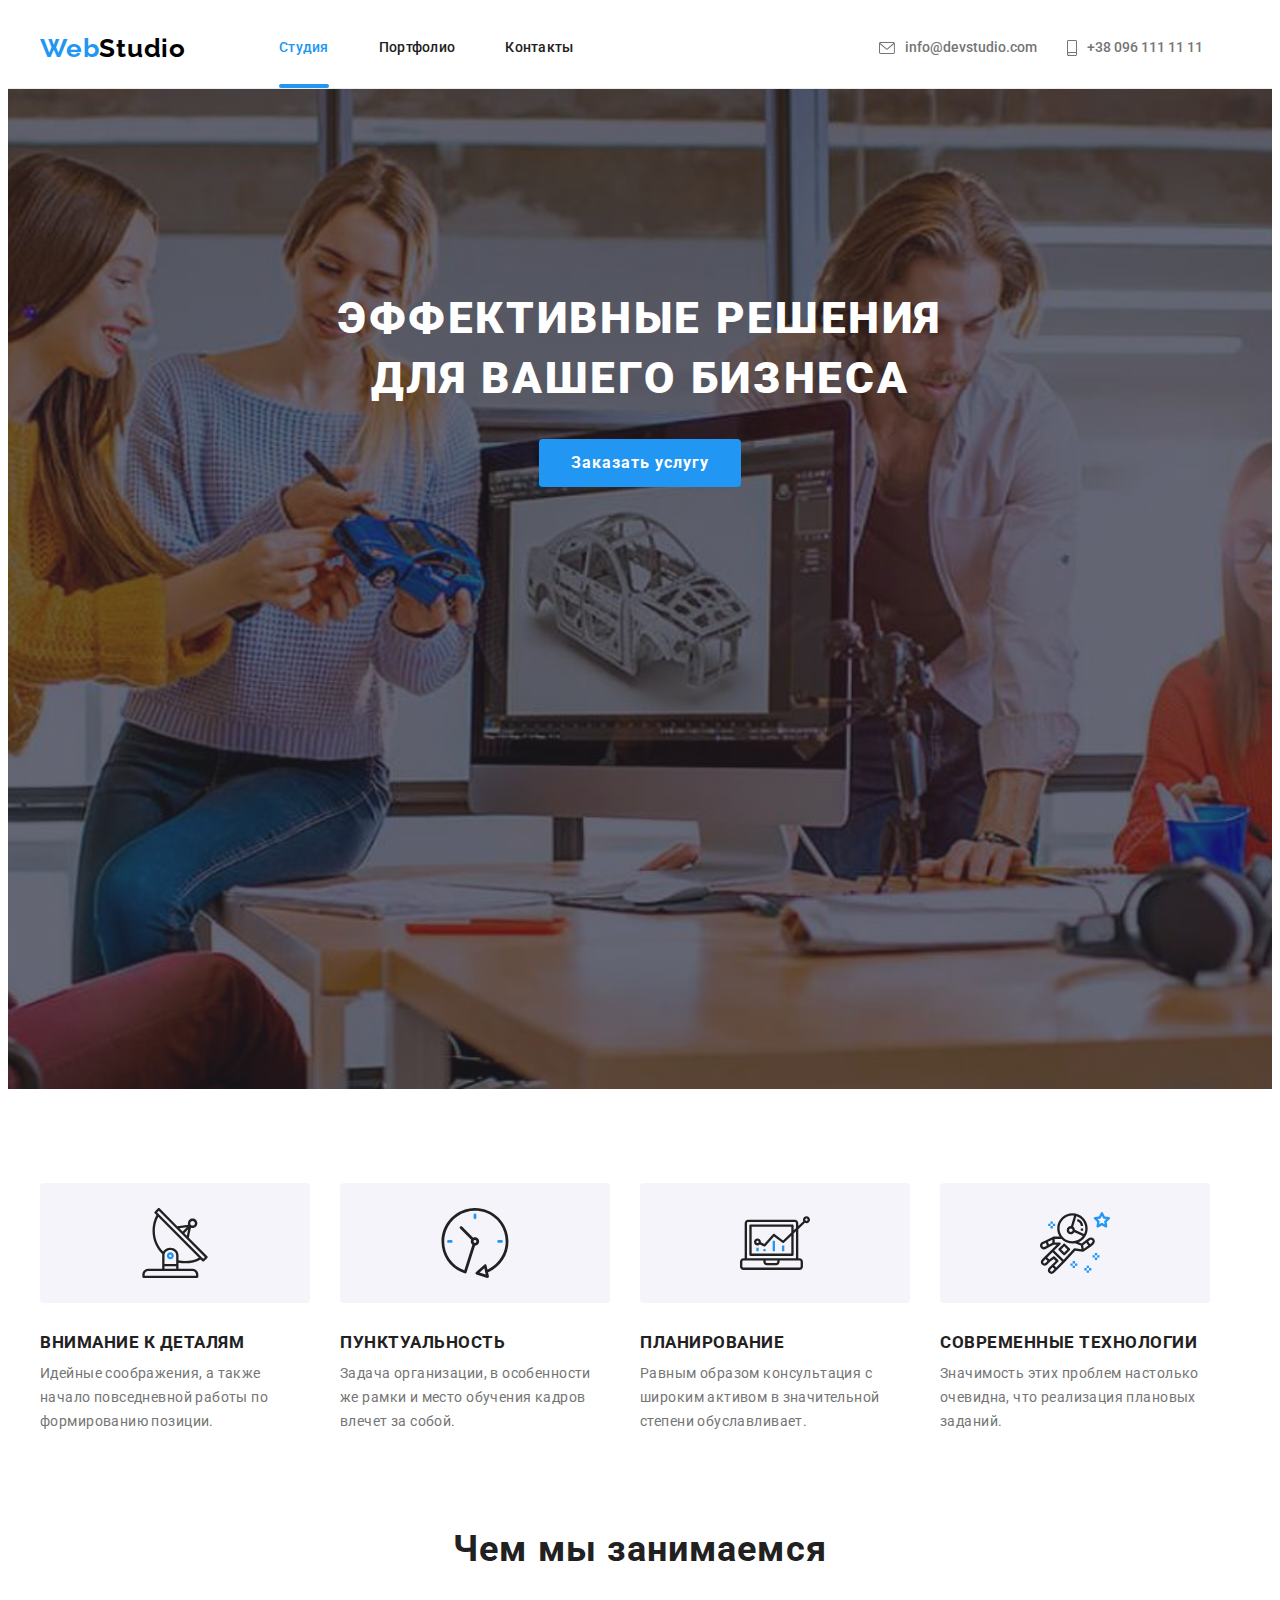
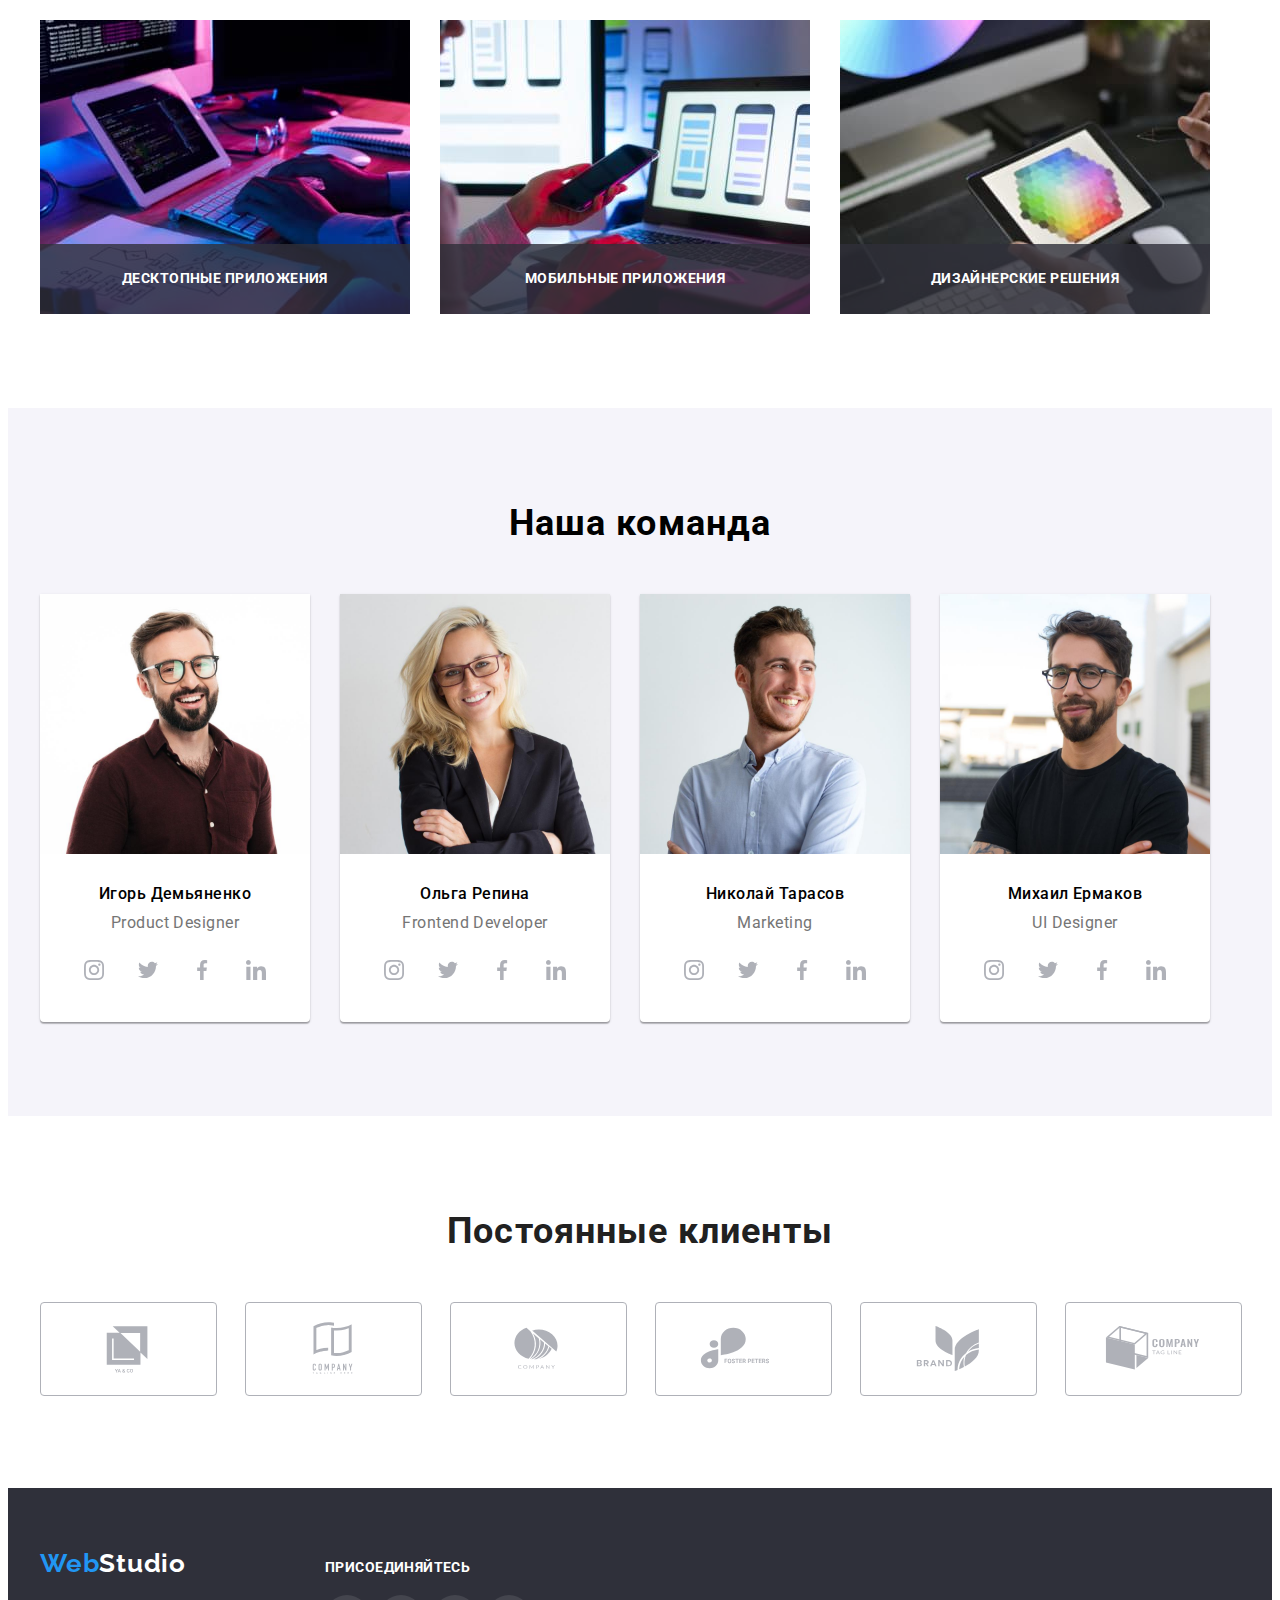
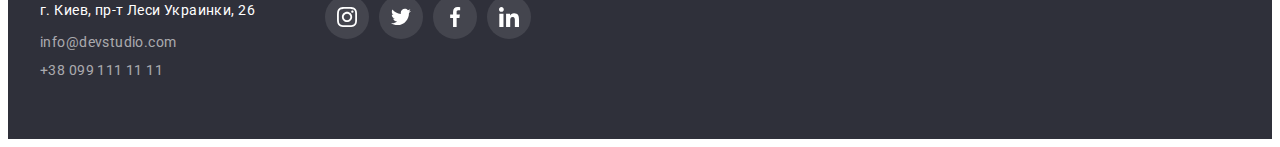
<file: index.html>
<!DOCTYPE html>
<html lang="ru">
  <head>
    <meta charset="UTF-8" />
    <meta http-equiv="X-UA-Compatible" content="IE=edge" />
    <meta name="viewport" content="width=device-width, initial-scale=1.0" />
    <link rel="preconnect" href="https://fonts.googleapis.com" />
    <link rel="preconnect" href="https://fonts.gstatic.com" crossorigin />
    <link
      href="https://fonts.googleapis.com/css2?family=Raleway:wght@400;500&family=Roboto:wght@400;500;700;900&display=swap"
      rel="stylesheet"
    />
    <link
      rel="stylesheet"
      href="https://cdnjs.cloudflare.com/ajax/libs/modern-normalize/1.1.0/modern-normalize.min.css"
      integrity="sha512-wpPYUAdjBVSE4KJnH1VR1HeZfpl1ub8YT/NKx4PuQ5NmX2tKuGu6U/JRp5y+Y8XG2tV+wKQpNHVUX03MfMFn9Q=="
      crossorigin="anonymous"
      referrerpolicy="no-referrer"
    />
    <link
      rel="stylesheet"
      href="https://cdnjs.cloudflare.com/ajax/libs/animate.css/4.1.1/animate.min.css"
    />
    <link rel="stylesheet" href="./css/styles.css" />
    <title>WebStudio</title>
  </head>

  <body>
    <!--------------------------------Хедер-------------------------------->
    <header class="header">
      <div class="container header-container">
        <!--------------------------------Лого-------------------------------->
        <nav class="header-nav">
          <a
            class="header-logo animate__animated animate__zoomIn"
            href="./index.html"
          >
            Web<span class="header-logo2">Studio</span></a
          >
          <!--------------------------------Меню-------------------------------->
          <ul class="list menu-list">
            <li class="menu-item">
              <a class="menu-link link link-current" href="./index.html"
                >Студия</a
              >
            </li>
            <li class="menu-item">
              <a class="menu-link link" href="./portfolio.html">Портфолио</a>
            </li>
            <li class="menu-item lust-item">
              <a class="menu-link link" href="#">Контакты</a>
            </li>
          </ul>
        </nav>
        <!--------------------------------Контакты-------------------------------->
        <ul class="header-connect">
          <li class="connect-item">
            <a class="header-contacts link" href="mailto:info@devstudio.com">
              <svg class="mail-icon">
                <use href="./images/sprite.svg#icon-post"></use>
              </svg>
              info@devstudio.com</a
            >
          </li>
          <li class="connect-item">
            <a class="header-contacts link" href="tel:+380961111111"
              ><svg class="tell-icon">
                <use href="./images/sprite.svg#icon-smartphone"></use>
              </svg>
              +38 096 111 11 11</a
            >
          </li>
        </ul>
      </div>
    </header>

    <main>
      <!--------------------------------Герой-------------------------------->
      <section>
        <div class="hero hero-container">
          <h1 class="banner">Эффективные решения для вашего бизнеса</h1>
          <button class="order" type="button" data-modal-open>
            Заказать услугу
          </button>
        </div>
      </section>

      <!---------------------------Особенности--------------------------->
      <section class="skills-section">
        <div class="container">
          <h2 class="visually-hidden">Особенности</h2>
          <ul class="skills-list">
            <li class="skills-item">
              <div class="skills-item-icon-wrap">
                <svg class="skills-item-icon">
                  <use href="./images/sprite.svg#icon-antenna"></use>
                </svg>
              </div>
              <h3 class="skills-title">Внимание к деталям</h3>
              <p class="skills-info">
                Идейные соображения, а также начало повседневной работы по
                формированию позиции.
              </p>
            </li>
            <li class="skills-item">
              <div class="skills-item-icon-wrap">
                <svg class="skills-item-icon">
                  <use href="./images/sprite.svg#icon-clock"></use>
                </svg>
              </div>
              <h3 class="skills-title">Пунктуальность</h3>
              <p class="skills-info">
                Задача организации, в особенности же рамки и место обучения
                кадров влечет за собой.
              </p>
            </li>
            <li class="skills-item">
              <div class="skills-item-icon-wrap">
                <svg class="skills-item-icon">
                  <use href="./images/sprite.svg#icon-diagram"></use>
                </svg>
              </div>
              <h3 class="skills-title">Планирование</h3>
              <p class="skills-info">
                Равным образом консультация с широким активом в значительной
                степени обуславливает.
              </p>
            </li>
            <li class="skills-item">
              <div class="skills-item-icon-wrap">
                <svg class="skills-item-icon">
                  <use href="./images/sprite.svg#icon-astronaut"></use>
                </svg>
              </div>
              <h3 class="skills-title">Современные технологии</h3>
              <p class="skills-info">
                Значимость этих проблем настолько очевидна, что реализация
                плановых заданий.
              </p>
            </li>
          </ul>
        </div>
      </section>

      <!---------------------------Наша работа--------------------------->
      <section class="work-section">
        <div class="container">
          <h2 class="work-header">Чем мы занимаемся</h2>
          <ul class="work-list">
            <li class="work-item">
              <img src="./images/work_1.jpg" width="370" alt="занятие 1" />
              <div class="work-item-text-wrap">
                <p class="work-item-text">Десктопные приложения</p>
              </div>
            </li>
            <li class="work-item">
              <img src="./images/work_2.jpg" width="370" alt="занятие 2" />
              <div class="work-item-text-wrap">
                <p class="work-item-text">Мобильные приложения</p>
              </div>
            </li>
            <li class="work-item">
              <img src="./images/work_3.jpg" width="370" alt="занятие 3" />
              <div class="work-item-text-wrap">
                <p class="work-item-text">Дизайнерские решения</p>
              </div>
            </li>
          </ul>
        </div>
      </section>

      <!---------------------------Наша команда--------------------------->
      <section class="team-container">
        <div class="container">
          <h2 class="team-header">Наша команда</h2>
          <ul class="team-list">
            <li class="team-item">
              <img src="./images/team_1.jpg" alt="Игорь" />
              <div class="team-text-group">
                <h3 class="team-memb-name">Игорь Демьяненко</h3>
                <p lang="en" class="team-position">Product Designer</p>
                <ul class="team-social-net social-list">
                  <li class="social-item">
                    <a href="#" class="social-link">
                      <svg class="social-icon">
                        <use href="./images/sprite.svg#icon-instagram"></use>
                      </svg>
                    </a>
                  </li>
                  <li class="social-item">
                    <a href="#" class="social-link">
                      <svg class="social-icon">
                        <use href="./images/sprite.svg#icon-twitter"></use>
                      </svg>
                    </a>
                  </li>
                  <li class="social-item">
                    <a href="#" class="social-link">
                      <svg class="social-icon">
                        <use href="./images/sprite.svg#icon-facebook"></use>
                      </svg>
                    </a>
                  </li>
                  <li class="social-item">
                    <a href="#" class="social-link">
                      <svg class="social-icon">
                        <use href="./images/sprite.svg#icon-linkedin"></use>
                      </svg>
                    </a>
                  </li>
                </ul>
              </div>
            </li>
            <li class="team-item">
              <img src="./images/team_2.jpg" alt="Ольга" />
              <div class="team-text-group">
                <h3 class="team-memb-name">Ольга Репина</h3>
                <p lang="en" class="team-position">Frontend Developer</p>
                <ul class="team-social-net social-list">
                  <li class="social-item">
                    <a href="#" class="social-link">
                      <svg class="social-icon">
                        <use href="./images/sprite.svg#icon-instagram"></use>
                      </svg>
                    </a>
                  </li>
                  <li class="social-item">
                    <a href="#" class="social-link">
                      <svg class="social-icon">
                        <use href="./images/sprite.svg#icon-twitter"></use>
                      </svg>
                    </a>
                  </li>
                  <li class="social-item">
                    <a href="#" class="social-link">
                      <svg class="social-icon">
                        <use href="./images/sprite.svg#icon-facebook"></use>
                      </svg>
                    </a>
                  </li>
                  <li class="social-item">
                    <a href="#" class="social-link">
                      <svg class="social-icon">
                        <use href="./images/sprite.svg#icon-linkedin"></use>
                      </svg>
                    </a>
                  </li>
                </ul>
              </div>
            </li>
            <li class="team-item">
              <img src="./images/team_3.jpg" alt="Николай" />
              <div class="team-text-group">
                <h3 class="team-memb-name">Николай Тарасов</h3>
                <p lang="en" class="team-position">Marketing</p>
                <ul class="team-social-net social-list">
                  <li class="social-item">
                    <a href="#" class="social-link">
                      <svg class="social-icon">
                        <use href="./images/sprite.svg#icon-instagram"></use>
                      </svg>
                    </a>
                  </li>
                  <li class="social-item">
                    <a href="#" class="social-link">
                      <svg class="social-icon">
                        <use href="./images/sprite.svg#icon-twitter"></use>
                      </svg>
                    </a>
                  </li>
                  <li class="social-item">
                    <a href="#" class="social-link">
                      <svg class="social-icon">
                        <use href="./images/sprite.svg#icon-facebook"></use>
                      </svg>
                    </a>
                  </li>
                  <li class="social-item">
                    <a href="#" class="social-link">
                      <svg class="social-icon">
                        <use href="./images/sprite.svg#icon-linkedin"></use>
                      </svg>
                    </a>
                  </li>
                </ul>
              </div>
            </li>
            <li class="team-item">
              <img src="./images/team_4.jpg" alt="Михаил" />
              <div class="team-text-group">
                <h3 class="team-memb-name">Михаил Ермаков</h3>
                <p lang="en" class="team-position">UI Designer</p>
                <ul class="team-social-net social-list">
                  <li class="social-item">
                    <a href="#" class="social-link">
                      <svg class="social-icon">
                        <use href="./images/sprite.svg#icon-instagram"></use>
                      </svg>
                    </a>
                  </li>
                  <li class="social-item">
                    <a href="#" class="social-link">
                      <svg class="social-icon">
                        <use href="./images/sprite.svg#icon-twitter"></use>
                      </svg>
                    </a>
                  </li>
                  <li class="social-item">
                    <a href="#" class="social-link">
                      <svg class="social-icon">
                        <use href="./images/sprite.svg#icon-facebook"></use>
                      </svg>
                    </a>
                  </li>
                  <li class="social-item">
                    <a href="#" class="social-link">
                      <svg class="social-icon">
                        <use href="./images/sprite.svg#icon-linkedin"></use>
                      </svg>
                    </a>
                  </li>
                </ul>
              </div>
            </li>
          </ul>
        </div>
      </section>
      <!--------------------------------Постоянные клиенты-------------------------------->
      <section class="clients">
        <div class="container">
          <h2 class="clients-title">Постоянные клиенты</h2>
          <ul class="clients-list">
            <li class="clients-item">
              <a href="#" class="clients-link">
                <svg class="clients-icon">
                  <use href="./images/sprite.svg#icon-client1"></use>
                </svg>
              </a>
            </li>
            <li class="clients-item">
              <a href="#" class="clients-link">
                <svg class="clients-icon">
                  <use href="./images/sprite.svg#icon-client2"></use>
                </svg>
              </a>
            </li>
            <li class="clients-item">
              <a href="#" class="clients-link">
                <svg class="clients-icon">
                  <use href="./images/sprite.svg#icon-client3"></use>
                </svg>
              </a>
            </li>
            <li class="clients-item">
              <a href="#" class="clients-link">
                <svg class="clients-icon">
                  <use href="./images/sprite.svg#icon-client4"></use>
                </svg>
              </a>
            </li>
            <li class="clients-item">
              <a href="#" class="clients-link">
                <svg class="clients-icon">
                  <use href="./images/sprite.svg#icon-client5"></use>
                </svg>
              </a>
            </li>
            <li class="clients-item">
              <a href="#" class="clients-link">
                <svg class="clients-icon">
                  <use href="./images/sprite.svg#icon-client6"></use>
                </svg>
              </a>
            </li>
          </ul>
        </div>
      </section>
    </main>
    <!--------------------------------Футер-------------------------------->
    <footer class="footer">
      <div class="container footer-container">
        <div class="footer-address">
          <a class="footer-logo" href="./index.html">
            Web<span class="footer-logo2">Studio</span></a
          >
          <address class="adress">
            <p class="footer-adress">г. Киев, пр-т Леси Украинки, 26</p>
            <ul>
              <li class="adress-item">
                <a class="footer-mail" href="mailto:info@example.com"
                  >info@devstudio.com</a
                >
              </li>
              <li class="adress-item">
                <a class="footer-tel" href="tel:+380991111111"
                  >+38 099 111 11 11</a
                >
              </li>
            </ul>
          </address>
        </div>
        <!--------------------------------Присоединяйтесь-------------------------------->
        <div class="footer-social">
          <p class="footer-title">присоединяйтесь</p>
          <ul class="social-list">
            <li class="social-item">
              <a href="#" class="social-link footer-social-link">
                <svg class="social-icon footer-social-icon">
                  <use href="./images/sprite.svg#icon-instagram"></use>
                </svg>
              </a>
            </li>
            <li class="social-item">
              <a href="#" class="social-link footer-social-link">
                <svg class="social-icon footer-social-icon">
                  <use href="./images/sprite.svg#icon-twitter"></use>
                </svg>
              </a>
            </li>
            <li class="social-item">
              <a href="#" class="social-link footer-social-link">
                <svg class="social-icon footer-social-icon">
                  <use href="./images/sprite.svg#icon-facebook"></use>
                </svg>
              </a>
            </li>
            <li class="social-item">
              <a href="#" class="social-link footer-social-link">
                <svg class="social-icon footer-social-icon">
                  <use href="./images/sprite.svg#icon-linkedin"></use>
                </svg>
              </a>
            </li>
          </ul>
        </div>
      </div>
    </footer>
    <div class="backdrop is-hidden" data-modal>
      <div class="modal">
        <button type="button" class="modal-btn" data-modal-close>
          <svg class="modal-close-icon" width="18" weight="18">
            <use href="./images/sprite.svg#icon-close"></use>
          </svg>
        </button>
      </div>
    </div>
    <script src="./js/modal.js"></script>
  </body>
</html>
</file>
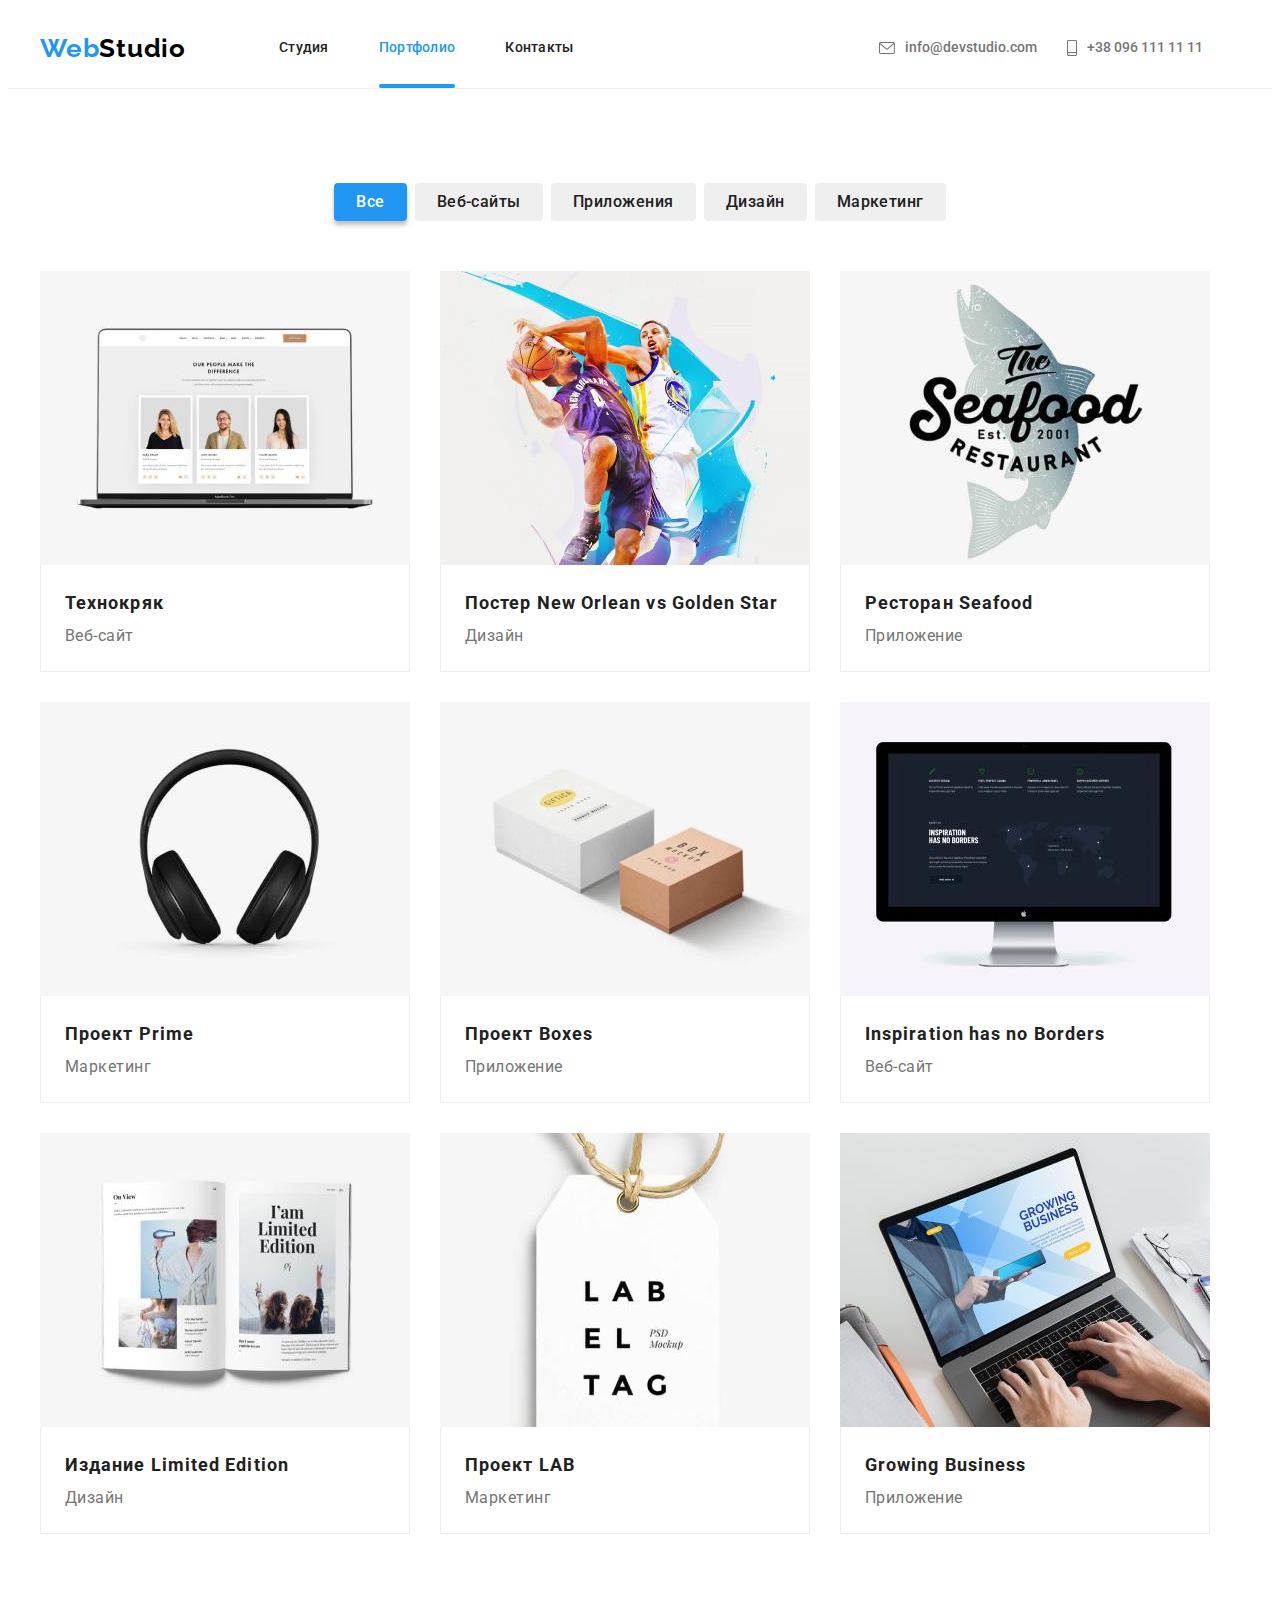
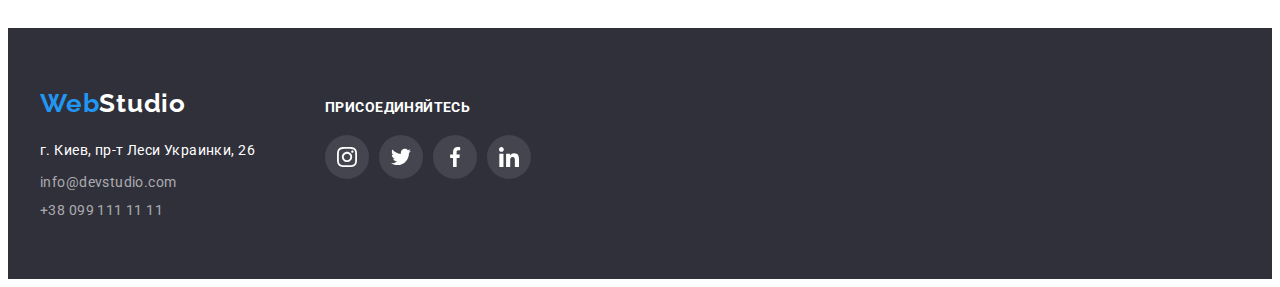
<file: portfolio.html>
<!DOCTYPE html>
<html lang="ru">
  <head>
    <meta charset="UTF-8" />
    <meta http-equiv="X-UA-Compatible" content="IE=edge" />
    <meta name="viewport" content="width=device-width, initial-scale=1.0" />
    <link rel="preconnect" href="https://fonts.googleapis.com" />
    <link rel="preconnect" href="https://fonts.gstatic.com" crossorigin />
    <link
      href="https://fonts.googleapis.com/css2?family=Raleway:wght@400;500&family=Roboto:wght@400;500;700;900&display=swap"
      rel="stylesheet"
    />
    <link
      rel="stylesheet"
      href="https://cdnjs.cloudflare.com/ajax/libs/modern-normalize/1.1.0/modern-normalize.min.css"
      integrity="sha512-wpPYUAdjBVSE4KJnH1VR1HeZfpl1ub8YT/NKx4PuQ5NmX2tKuGu6U/JRp5y+Y8XG2tV+wKQpNHVUX03MfMFn9Q=="
      crossorigin="anonymous"
      referrerpolicy="no-referrer"
    />
    <link
      rel="stylesheet"
      href="https://cdnjs.cloudflare.com/ajax/libs/animate.css/4.1.1/animate.min.css"
    />
    <link rel="stylesheet" href="./css/styles.css" />
    <title>Portfolio</title>
  </head>

  <body>
    <!--------------------------------Хедер-------------------------------->
    <header class="header">
      <div class="container header-container">
        <!--------------------------------Лого-------------------------------->
        <nav class="header-nav">
          <a
            class="header-logo animate__animated animate__zoomIn"
            href="./index.html"
          >
            Web<span class="header-logo2">Studio</span></a
          >
          <!--------------------------------Меню-------------------------------->

          <ul class="list menu-list">
            <li class="menu-item">
              <a class="menu-link link" href="./index.html">Студия</a>
            </li>
            <li class="menu-item">
              <a class="menu-link link link-current" href="./portfolio.html"
                >Портфолио</a
              >
            </li>
            <li class="menu-item lust-item">
              <a class="menu-link link" href="#">Контакты</a>
            </li>
          </ul>
        </nav>
        <!--------------------------------Контакты-------------------------------->
        <ul class="header-connect">
          <li class="connect-item">
            <a class="header-contacts link" href="mailto:info@devstudio.com">
              <svg class="mail-icon">
                <use href="./images/sprite.svg#icon-post"></use>
              </svg>
              info@devstudio.com</a
            >
          </li>
          <li class="connect-item">
            <a class="header-contacts link" href="tel:+380961111111"
              ><svg class="tell-icon">
                <use href="./images/sprite.svg#icon-smartphone"></use>
              </svg>
              +38 096 111 11 11</a
            >
          </li>
        </ul>
      </div>
    </header>

    <main>
      <section class="section">
        <div class="container">
          <!--------------------------------Фильтр работ-------------------------------->
          <h1 class="visually-hidden">Портфолио</h1>

          <ul class="filter">
            <li class="item">
              <button class="order2, active-button button" type="button">
                Все
              </button>
            </li>
            <li class="item">
              <button class="order2 button" type="button">Веб-сайты</button>
            </li>
            <li class="item">
              <button class="order2 button" type="button">Приложения</button>
            </li>
            <li class="item">
              <button class="order2 button" type="button">Дизайн</button>
            </li>
            <li class="item">
              <button class="order2 button" type="button">Маркетинг</button>
            </li>
          </ul>

          <!--------------------------------Портфолио-------------------------------->

          <ul class="portfolio-list">
            <li class="portfolio-item">
              <a href="#" class="work-link">
                <div class="work-link-wrap">
                  <img src="./images/prj1.jpg" alt="Технокряк" />
                  <p class="port-img-text">
                    Технокряк это современная площадка распространения
                    коронавируса. Компании используют эту платформу для
                    цифрового шпионажа и атак на защищённые сервера конкурентов.
                  </p>
                </div>
                <div class="port-text-group">
                  <h2 class="project-title">Технокряк</h2>
                  <p class="project-text">Веб-сайт</p>
                </div>
              </a>
            </li>
            <li class="portfolio-item">
              <a href="#" class="work-link">
                <div class="work-link-wrap">
                  <img
                    src="./images/prj2.jpg"
                    width="370"
                    alt="New Orlean vs Golden Star"
                  />
                  <p class="port-img-text">
                    Lorem ipsum dolor sit amet consectetur adipisicing elit.
                    Animi amet similique aspernatur unde sequi sint tenetur
                    exercitationem veritatis iusto, quis quia officiis ab
                    laudantium quae. Perspiciatis rem voluptates vitae incidunt!
                  </p>
                </div>
                <div class="port-text-group">
                  <h2 class="project-title">
                    Постер New Orlean vs Golden Star
                  </h2>
                  <p class="project-text">Дизайн</p>
                </div>
              </a>
            </li>
            <li class="portfolio-item">
              <a href="#" class="work-link">
                <div class="work-link-wrap">
                  <img
                    src="./images/prj3.jpg"
                    width="370"
                    alt="Ресторан Seafood"
                  />
                  <p class="port-img-text">
                    Lorem ipsum dolor sit amet consectetur adipisicing elit.
                    Animi amet similique aspernatur unde sequi sint tenetur
                    exercitationem veritatis iusto, quis quia officiis ab
                    laudantium quae. Perspiciatis rem voluptates vitae incidunt!
                  </p>
                </div>
                <div class="port-text-group">
                  <h2 class="project-title">Ресторан Seafood</h2>
                  <p class="project-text">Приложение</p>
                </div>
              </a>
            </li>
            <li class="portfolio-item">
              <a href="#" class="work-link">
                <div class="work-link-wrap">
                  <img src="./images/prj4.jpg" width="370" alt="Проект Prime" />
                  <p class="port-img-text">
                    Lorem ipsum dolor sit amet consectetur adipisicing elit.
                    Animi amet similique aspernatur unde sequi sint tenetur
                    exercitationem veritatis iusto, quis quia officiis ab
                    laudantium quae. Perspiciatis rem voluptates vitae incidunt!
                  </p>
                </div>
                <div class="port-text-group">
                  <h2 class="project-title">Проект Prime</h2>
                  <p class="project-text">Маркетинг</p>
                </div>
              </a>
            </li>
            <li class="portfolio-item">
              <a href="#" class="work-link">
                <div class="work-link-wrap">
                  <img src="./images/prj5.jpg" width="370" alt="Проект Boxes" />
                  <p class="port-img-text">
                    Lorem ipsum dolor sit amet consectetur adipisicing elit.
                    Animi amet similique aspernatur unde sequi sint tenetur
                    exercitationem veritatis iusto, quis quia officiis ab
                    laudantium quae. Perspiciatis rem voluptates vitae incidunt!
                  </p>
                </div>
                <div class="port-text-group">
                  <h2 class="project-title">Проект Boxes</h2>
                  <p class="project-text">Приложение</p>
                </div>
              </a>
            </li>
            <li class="portfolio-item">
              <a href="#" class="work-link">
                <div class="work-link-wrap">
                  <img
                    src="./images/prj6.jpg"
                    width="370"
                    alt="Inspiration has no Borders"
                  />
                  <p class="port-img-text">
                    Lorem ipsum dolor sit amet consectetur adipisicing elit.
                    Animi amet similique aspernatur unde sequi sint tenetur
                    exercitationem veritatis iusto, quis quia officiis ab
                    laudantium quae. Perspiciatis rem voluptates vitae incidunt!
                  </p>
                </div>
                <div class="port-text-group">
                  <h2 class="project-title">Inspiration has no Borders</h2>
                  <p class="project-text">Веб-сайт</p>
                </div>
              </a>
            </li>
            <li class="portfolio-item">
              <a href="#" class="work-link">
                <div class="work-link-wrap">
                  <img
                    src="./images/prj7.jpg"
                    width="370"
                    alt="Издание Limited Edition"
                  />
                  <p class="port-img-text">
                    Lorem ipsum dolor sit amet consectetur adipisicing elit.
                    Animi amet similique aspernatur unde sequi sint tenetur
                    exercitationem veritatis iusto, quis quia officiis ab
                    laudantium quae. Perspiciatis rem voluptates vitae incidunt!
                  </p>
                </div>
                <div class="port-text-group">
                  <h2 class="project-title">Издание Limited Edition</h2>
                  <p class="project-text">Дизайн</p>
                </div>
              </a>
            </li>
            <li class="portfolio-item">
              <a href="#" class="work-link">
                <div class="work-link-wrap">
                  <img src="./images/prj8.jpg" width="370" alt="Проект LAB" />
                  <p class="port-img-text">
                    Lorem ipsum dolor sit amet consectetur adipisicing elit.
                    Animi amet similique aspernatur unde sequi sint tenetur
                    exercitationem veritatis iusto, quis quia officiis ab
                    laudantium quae. Perspiciatis rem voluptates vitae incidunt!
                  </p>
                </div>
                <div class="port-text-group">
                  <h2 class="project-title">Проект LAB</h2>
                  <p class="project-text">Маркетинг</p>
                </div>
              </a>
            </li>
            <li class="portfolio-item">
              <a href="#" class="work-link">
                <div class="work-link-wrap">
                  <img
                    src="./images/prj9.jpg"
                    width="370"
                    alt="Growing Business"
                  />
                  <p class="port-img-text">
                    Lorem ipsum dolor sit amet consectetur adipisicing elit.
                    Animi amet similique aspernatur unde sequi sint tenetur
                    exercitationem veritatis iusto, quis quia officiis ab
                    laudantium quae. Perspiciatis rem voluptates vitae incidunt!
                  </p>
                </div>
                <div class="port-text-group">
                  <h2 class="project-title">Growing Business</h2>
                  <p class="project-text">Приложение</p>
                </div>
              </a>
            </li>
          </ul>
        </div>
      </section>
    </main>
    <!--------------------------------Футер-------------------------------->
    <footer class="footer">
      <div class="container footer-container">
        <div class="footer-address">
          <a class="footer-logo" href="./index.html">
            Web<span class="footer-logo2">Studio</span></a
          >
          <address class="adress">
            <p class="footer-adress">г. Киев, пр-т Леси Украинки, 26</p>
            <ul>
              <li class="adress-item">
                <a class="footer-mail" href="mailto:info@example.com"
                  >info@devstudio.com</a
                >
              </li>
              <li class="adress-item">
                <a class="footer-tel" href="tel:+380991111111"
                  >+38 099 111 11 11</a
                >
              </li>
            </ul>
          </address>
        </div>
        <!--------------------------------Присоединяйтесь-------------------------------->
        <div class="footer-social">
          <p class="footer-title">присоединяйтесь</p>
          <ul class="social-list">
            <li class="social-item">
              <a href="#" class="social-link footer-social-link">
                <svg class="social-icon footer-social-icon">
                  <use href="./images/sprite.svg#icon-instagram"></use>
                </svg>
              </a>
            </li>
            <li class="social-item">
              <a href="#" class="social-link footer-social-link">
                <svg class="social-icon footer-social-icon">
                  <use href="./images/sprite.svg#icon-twitter"></use>
                </svg>
              </a>
            </li>
            <li class="social-item">
              <a href="#" class="social-link footer-social-link">
                <svg class="social-icon footer-social-icon">
                  <use href="./images/sprite.svg#icon-facebook"></use>
                </svg>
              </a>
            </li>
            <li class="social-item">
              <a href="#" class="social-link footer-social-link">
                <svg class="social-icon footer-social-icon">
                  <use href="./images/sprite.svg#icon-linkedin"></use>
                </svg>
              </a>
            </li>
          </ul>
        </div>
      </div>
    </footer>
  </body>
</html>
</file>
<file: css/styles.css>
:root {
  --fist-text-color: #2196f3;
  --second-text-color: #212121;
  --third-text-color: #ffffff;
  --general-text-color: #757575;
  --footer-nav-text-color: rgba(255, 255, 255, 0.6);
  --fifth-color: #000000;
  --first-background-color: #c4c4c4;
  --second-background-color: #2f303a;
  --team-background-color: #f5f4fa;
  --head-button-hover-backgr: #188ce8;
  --icon-text-color: #afb1b8;
  --footer-second-bgc: rgba(255, 255, 255, 0.1);
  --work-bg-color: rgba(47, 48, 58, 0.8);
  --delay-time: 250ms;
  --cubic-1: cubic-bezier(0.4, 0, 0.2, 1);
}

p,
h1,
h2,
h3,
h4,
h5,
h6 {
  margin: 0;
}

ul {
  margin: 0;
  padding: 0;
  list-style-type: none;
}
li {
  margin: 0;
  padding: 0;
  list-style-type: none;
}

button {
  font-family: "Roboto", sans-serif;
  cursor: pointer;
  border: none;
  border-radius: 4px;
}
a {
  text-decoration: none;
  color: inherit;
}

link {
  text-decoration: none;
}

body {
  font-family: "Roboto", sans-serif;
  background-color: var(--third-text-color);
}

img {
  display: block;
  max-width: 100%;
  height: auto;
}

/*---------------------------Стили сайта---------------------------*/

.container {
  width: 1200px;
  padding-left: 15px;
  padding-right: 15px;
  margin-top: 0;
  margin-right: auto;
  margin-bottom: 0;
  margin-left: auto;
}

.visually-hidden {
  position: absolute;
  white-space: nowrap;
  width: 1px;
  height: 1px;
  overflow: hidden;
  border: 0;
  padding: 0;
  clip: rect(0 0 0 0);
  margin: -1px;
}
.list {
  list-style: none;
}

/*---------------------------Шапка---------------------------*/

.header {
  background-color: var(--third-text-color);
  border-bottom: 1px solid;
  color: #ececec;
}

.header-container {
  display: flex;
  align-items: center;
}

.header-nav {
  display: flex;
  align-items: center;
  margin-right: 305px;
}

.header-logo {
  display: block;
  margin-right: 93px;
  padding-top: 24px;
  padding-bottom: 24px;
  font-family: Raleway;
  font-weight: 700;
  font-size: 26px;
  line-height: 1.19;
  letter-spacing: 0.03em;
  color: var(--fist-text-color);
}

.header-logo2 {
  color: var(--fifth-color);
}

/*---------------------------Меню---------------------------*/

.menu-list {
  display: flex;
}

.menu-item:not(:last-child) {
  margin-right: 50px;
}

.menu-link {
  display: block;
  position: relative;
  padding-top: 32px;
  padding-bottom: 32px;
  font-weight: 500;
  font-size: 14px;
  line-height: 1.14;
  letter-spacing: 0.02em;
  color: var(--second-text-color);
  transition: color var(--delay-time) var(--cubic-1);
}

.menu-link:hover,
.menu-link:focus {
  color: var(--fist-text-color);
  transition: color var(--delay-time) var(--cubic-1);
}

.link-current {
  display: block;
  font-weight: 500;
  font-size: 14px;
  line-height: 1.14;
  letter-spacing: 0.02em;
  color: var(--fist-text-color);
}

.link-current::after {
  content: "";
  position: absolute;
  left: 0;
  bottom: 0;
  display: block;
  width: 100%;
  height: 4px;
  border-radius: 2px;
  background-color: var(--fist-text-color);
  transform: scaleX(1);
}

.header-connect {
  display: flex;
  align-items: center;
  font-weight: 500;
  font-size: 14px;
  line-height: 1.71px;
  color: var(--general-text-color);
}

.connect-item:not(:last-child) {
  margin-right: 30px;
}

.header-contacts {
  display: flex;
  align-items: center;
  padding-top: 32px;
  padding-bottom: 32px;
  transition: color var(--delay-time) var(--cubic-1);
}
.header-contacts:hover,
.header-contacts:focus {
  transition: color var(--delay-time) var(--cubic-1);
  color: var(--fist-text-color);
}

.mail-icon {
  width: 16px;
  height: 12px;
  margin-right: 10px;
  fill: var(--general-text-color);
  transition: fill var(--delay-time) var(--cubic-1);
}

.header-contacts:hover .mail-icon,
.header-contacts:focus .mail-icon {
  fill: var(--fist-text-color);
  transition: fill var(--delay-time) var(--cubic-1);
}

.tell-icon {
  width: 10px;
  height: 16px;
  margin-right: 10px;
  fill: var(--general-text-color);
  transition: fill var(--delay-time) var(--cubic-1);
}

.header-contacts:hover .tell-icon,
.header-contacts:focus .tell-icon {
  fill: var(--fist-text-color);
  transition: fill var(--delay-time) var(--cubic-1);
}

/*---------------------------Герой---------------------------*/

.hero-container {
  max-width: 1600px;
  height: 600px;
  padding-left: 0;
  padding-right: 0;
  margin-top: 0;
  margin-right: auto;
  margin-bottom: 0;
  margin-left: auto;
  background-color: var(--first-background-color);
  background-image: linear-gradient(
      rgba(47, 48, 58, 0.4),
      rgba(47, 48, 58, 0.4)
    ),
    url(../images/hero-bg.jpg);
  background-repeat: no-repeat;
  background-size: cover;
  background-position: center;
}

.hero {
  padding: 200px 0;
  text-align: center;
}

/*---------------------------Баннер---------------------------*/

.banner {
  width: 696px;
  margin: 0 auto;
  margin-bottom: 30px;

  text-align: center;
  text-transform: uppercase;
  color: var(--third-text-color);
  font-weight: 900;
  font-size: 44px;
  line-height: 1.36;
  letter-spacing: 0.06em;
}

.hero .order {
  display: inline-flex;
  align-items: center;
  padding-top: 10px;
  padding-right: 32px;
  padding-bottom: 10px;
  padding-left: 32px;
  background-color: var(--fist-text-color);
  color: var(--third-text-color);
  font-weight: 700;
  font-size: 16px;
  line-height: 1.8;
  letter-spacing: 0.06em;
  font-family: inherit;
  transition: background-color var(--delay-time) var(--cubic-1);
}
.hero .order:hover,
.hero .order:focus {
  background-color: var(--head-button-hover-backgr);
  transition: background-color var(--delay-time) var(--cubic-1);
}

/*---------------------------Особенности---------------------------*/

.skills-section {
  padding-top: 94px;
  padding-bottom: 94px;
}

.skills-list {
  display: flex;
}

.skills-item {
  width: 270px;
}

.skills-item:not(:last-child) {
  margin-right: 30px;
}

.skills-item-icon-wrap {
  display: flex;
  min-height: 120px;
  justify-content: center;
  align-items: center;
  margin-bottom: 30px;
  border-radius: 4px;
  background-color: var(--team-background-color);
}

.skills-item-icon {
  width: 70px;
  height: 70px;
}

.skills-title {
  text-transform: uppercase;
  margin-bottom: 10px;

  color: var(--second-text-color);
  font-weight: 700;
  font-size: 17px;
  line-height: 1.14;
  letter-spacing: 0.03em;
}
.skills-info {
  color: var(--general-text-color);
  font-weight: 400;
  font-size: 14px;
  line-height: 1.71;
  letter-spacing: 0.03em;
}

/*---------------------------Наша работа---------------------------*/

.work-section {
  padding-bottom: 94px;
}

.work-header {
  color: var(--second-text-color);
  margin-bottom: 50px;
  text-align: center;
  font-weight: bold;
  font-size: 36px;
  line-height: 1.17;
  letter-spacing: 0.03em;
}

.work-list {
  display: flex;
}

.work-item {
  margin-right: 30px;
  width: 370px;
  position: relative;
}

.work-item:nth-child(3n) {
  margin-right: 0;
}

.work-item-text-wrap {
  display: flex;
  width: 100%;
  height: 70px;
  justify-content: center;
  align-items: center;
  position: absolute;
  bottom: 0;
  background-color: var(--work-bg-color);
}

.work-item-text {
  font-size: 14px;
  line-height: 1.14;
  font-weight: 700;
  text-transform: uppercase;
  letter-spacing: 0.03em;
  color: var(--third-text-color);
}

/*---------------------------Наша команда---------------------------*/

.team-container {
  padding-top: 94px;
  padding-bottom: 94px;
  background-color: var(--team-background-color);
}

.team-header {
  margin-bottom: 50px;
  text-align: center;
  font-weight: 700;
  font-size: 36px;
  line-height: 1.17;
  letter-spacing: 0.03em;
}

.team-list {
  display: flex;
}

.team-item {
  flex-basis: calc(100% / 4 - 30px);

  background-color: var(--third-text-color);
  border-radius: 0px 0px 4px 4px;
  box-shadow: 0px 1px 3px rgba(0, 0, 0, 0.12), 0px 1px 1px rgba(0, 0, 0, 0.14),
    0px 2px 1px rgba(0, 0, 0, 0.2);
}

.team-item:not(:last-child) {
  margin-right: 30px;
}

.team-text-group {
  padding-top: 30px;
  padding-bottom: 30px;
  text-align: center;
}

.team-memb-name {
  margin-bottom: 10px;
  font-weight: 500;
  font-size: 16px;
  line-height: 1.19;
  letter-spacing: 0.03em;
}

.team-position {
  font-size: 16px;
  line-height: 1.19;
  letter-spacing: 0.03em;
  color: var(--general-text-color);
  margin-bottom: 16px;
}

.social-list {
  display: flex;
  justify-content: center;
}

.social-item {
  width: 44px;
  height: 44px;
  margin-right: 10px;
}
.social-item:last-child {
  margin-right: 0px;
}

.social-link {
  width: 100%;
  height: 100%;
  border-radius: 50%;
  background-color: var(--third-text-color);
  display: flex;
  align-items: center;
  justify-content: center;
  transition: background-color var(--delay-time) var(--cubic-1);
}

.social-link:hover,
.social-link:focus {
  background-color: var(--fist-text-color);
  transition: background-color var(--delay-time) var(--cubic-1);
}

.social-icon {
  width: 20px;
  height: 20px;
  fill: var(--icon-text-color);
  transition: fill var(--delay-time) var(--cubic-1);
}

.social-link:hover .social-icon,
.social-link:focus .social-icon {
  fill: var(--third-text-color);
  transition: fill var(--delay-time) var(--cubic-1);
}

/*---------------------------Портфолио фильтр---------------------------*/

.section {
  padding-top: 94px;
  padding-bottom: 94px;
}

.filter {
  display: flex;
  margin: auto;
  justify-content: center;
  margin-bottom: 50px;
}

.filter .item + .item {
  margin-left: 8px;
}

.active-button {
  padding: 6px 22px;
  background-color: var(--fist-text-color);
  color: var(--third-text-color);
  font-weight: 500;
  font-size: 16px;
  line-height: 1.63;
  letter-spacing: 0.03em;
  box-shadow: 0px 4px 4px rgba(0, 0, 0, 0.25);
}

.order2 {
  padding: 6px 22px;
  font-weight: 500;
  font-size: 16px;
  line-height: 1.63;
  letter-spacing: 0.03em;
  color: var(--second-text-color);
  transition: color var(--delay-time) var(--cubic-1),
    background-color var(--delay-time) var(--cubic-1),
    box-shadow var(--delay-time) var(--cubic-1);
}

.order2:hover,
.order2:focus {
  color: var(--third-text-color);
  background-color: var(--fist-text-color);
  box-shadow: 0px 4px 4px rgba(0, 0, 0, 0.25);
  transition: color var(--delay-time) var(--cubic-1),
    background-color var(--delay-time) var(--cubic-1),
    box-shadow var(--delay-time) var(--cubic-1);
}

/*---------------------------Портфолио---------------------------*/

.portfolio-list {
  display: flex;
  flex-wrap: wrap;
  margin-top: -30px;
  margin-left: -30px;
}

.portfolio-item {
  width: 370px;
  margin-top: 30px;
  margin-left: 30px;
  cursor: pointer;
  background-color: var(--third-text-color);
  box-sizing: border-box;
  transition: box-shadow var(--delay-time) var(--cubic-1);
}

.portfolio-item:hover,
.portfolio-item:focus {
  box-shadow: 0px 4px 4px rgba(0, 0, 0, 0.25);
  transition: box-shadow var(--delay-time) var(--cubic-1);
}

.work-link {
  display: block;
  transition: box-shadow var(--delay-time) var(--cubic-1);
}

.work-link:hover,
.work-link:focus {
  box-shadow: 0px 1px 1px rgba(0, 0, 0, 0.12), 0px 4px 4px rgba(0, 0, 0, 0.06),
    1px 4px 6px rgba(0, 0, 0, 0.16);
  transition: box-shadow var(--delay-time) var(--cubic-1);
}

.work-link-wrap {
  position: relative;
  overflow: hidden;
}

.port-img-text {
  padding: 63px 24px;
  width: 100%;
  height: 100%;
  position: absolute;
  top: 100%;
  left: 0%;
  font-size: 18px;
  line-height: 1.56;
  letter-spacing: 0.03em;
  color: var(--third-text-color);
  background-color: rgba(33, 150, 243, 0.9);
  transition: transform var(--delay-time) var(--cubic-1);
}

.work-link:hover .port-img-text,
.work-link:focus .port-img-text {
  transform: translateY(-100%);
  transition: transform var(--delay-time) var(--cubic-1);
}

/*---------------------------Елементи списка портфолио---------------------------*/

.port-text-group {
  padding-top: 20px;
  padding-right: 24px;
  padding-bottom: 20px;
  padding-left: 24px;
  text-align: left;
  border: 1px solid #eeeeee;
  border-top: 0;
}

.project-title {
  color: var(--second-text-color);
  font-weight: 700;
  font-size: 18px;
  line-height: 2;
  letter-spacing: 0.06em;
}

.project-text {
  color: var(--general-text-color);
  font-weight: 400;
  font-size: 16px;
  line-height: 1.87;
  letter-spacing: 0.03em;
}

/*---------------------------Постоянные клиенты---------------------------*/

.clients {
  padding-top: 94px;
  padding-bottom: 94px;
}

.clients-title {
  margin-bottom: 50px;
  font-weight: 700;
  font-size: 36px;
  text-align: center;
  letter-spacing: 0.03em;
  color: var(--second-text-color);
}

.clients-list {
  display: flex;
  margin-right: -30px;
  flex-wrap: wrap;
}

.clients-item {
  flex-basis: calc(100% / 6 - 30px);
  width: 170px;
  height: 92px;
  margin-right: 30px;
}

.clients-link {
  display: flex;
  width: 100%;
  height: 100%;
  border: 1px solid var(--icon-text-color);
  border-radius: 4px;
  justify-content: center;
  align-items: center;
  transition: border-color var(--delay-time) var(--cubic-1);
}

.clients-link:hover,
.clients-link:focus {
  border-color: var(--fist-text-color);
  transition: border-color var(--delay-time) var(--cubic-1);
}

.clients-icon {
  width: 106px;
  height: 60px;
  fill: var(--icon-text-color);
  transition: fill var(--delay-time) var(--cubic-1);
}

.clients-link:hover .clients-icon,
.clients-link:focus .clients-icon {
  fill: var(--fist-text-color);
  transition: fill var(--delay-time) var(--cubic-1);
}

/*---------------------------Футер---------------------------*/

.footer {
  padding-top: 60px;
  padding-bottom: 60px;
  background-color: var(--second-background-color);
  margin-left: auto;
  margin-right: auto;
}

.footer-container {
  display: flex;
  align-items: baseline;
}

.footer-address {
  margin-right: 70px;
}

.footer-logo {
  display: block;
  margin-bottom: 20px;
  font-family: Raleway;
  font-weight: 700;
  font-size: 26px;
  line-height: 1.19;
  letter-spacing: 0.03em;
  color: var(--fist-text-color);
}

.footer-logo2 {
  color: var(--third-text-color);
}

.footer-adress {
  margin-bottom: 9px;
  font-style: normal;
  font-weight: 400;
  font-size: 14px;
  line-height: 1.71;
  letter-spacing: 0.03em;
  color: var(--third-text-color);
}

.adress-item:not(:last-child) {
  margin-bottom: 9px;
}

.footer-mail {
  font-style: normal;
  font-weight: 400;
  font-size: 14px;
  line-height: 1.71px;
  letter-spacing: 0.03em;
  color: var(--footer-nav-text-color);
  transition: color var(--delay-time) var(--cubic-1);
}

.footer-mail:hover,
.footer-mail:focus {
  color: var(--fist-text-color);
  transition: color var(--delay-time) var(--cubic-1);
}

.footer-tel {
  font-style: normal;
  font-weight: 400;
  font-size: 14px;
  line-height: 1.71px;
  letter-spacing: 0.03em;
  color: var(--footer-nav-text-color);
  transition: color var(--delay-time) var(--cubic-1);
}
.footer-tel:hover,
.footer-tel:focus {
  color: var(--fist-text-color);
  transition: color var(--delay-time) var(--cubic-1);
}

/*---------------------------Присоединяйтесь---------------------------*/

.footer-title {
  margin-bottom: 20px;
  font-weight: 700;
  font-size: 14px;
  line-height: calc(16 / 14);
  letter-spacing: 0.03em;
  text-transform: uppercase;
  color: var(--third-text-color);
}

.footer-social-link {
  background-color: var(--footer-second-bgc);
  width: 100%;
  height: 100%;
  border-radius: 50%;
  display: flex;
  align-items: center;
  justify-content: center;
}

.footer-social-icon {
  width: 20px;
  height: 20px;
  fill: var(--third-text-color);
  transition: background-color var(--delay-time) var(--cubic-1);
}

.footer-social-link:hover,
.footer-social-link:focus {
  background-color: var(--fist-text-color);
  transition: background-color var(--delay-time) var(--cubic-1);
}

/*---------------------------Модалочка---------------------------*/

.backdrop {
  width: 100vw;
  height: 100vh;
  background-color: rgba(0, 0, 0, 0.2);
  box-shadow: 0px 4px 4px rgba(0, 0, 0, 0.25);
  position: fixed;
  top: 0;
  transition: opacity var(--delay-time) var(--cubic-1),
    visibility var(--delay-time) var(--cubic-1);
}

.backdrop.is-hidden .modal {
  transform: rotate(-20deg);
  transition: transform var(--delay-time) var(--cubic-1);
}

.modal {
  position: absolute;
  width: 528px;
  min-height: 584px;
  background-color: var(--third-text-color);
  box-shadow: 0px 1px 3px rgba(0, 0, 0, 0.12), 0px 1px 1px rgba(0, 0, 0, 0.14),
    0px 2px 1px rgba(0, 0, 0, 0.2);
  border-radius: 4px;
  top: 50%;
  left: 50%;
  transform: translate(-50%, -50%) rotate(0deg);
  transition: transform var(--delay-time) var(--cubic-1);
}

.modal-btn {
  border: 1px solid #999999;
  background-color: transparent;
  width: 30px;
  height: 30px;
  border-radius: 50%;
  position: absolute;
  top: 10px;
  right: 10px;
  display: flex;
  align-items: center;
  justify-content: center;
}

.backdrop.is-hidden {
  opacity: 0;
  pointer-events: none;
}
</file>
